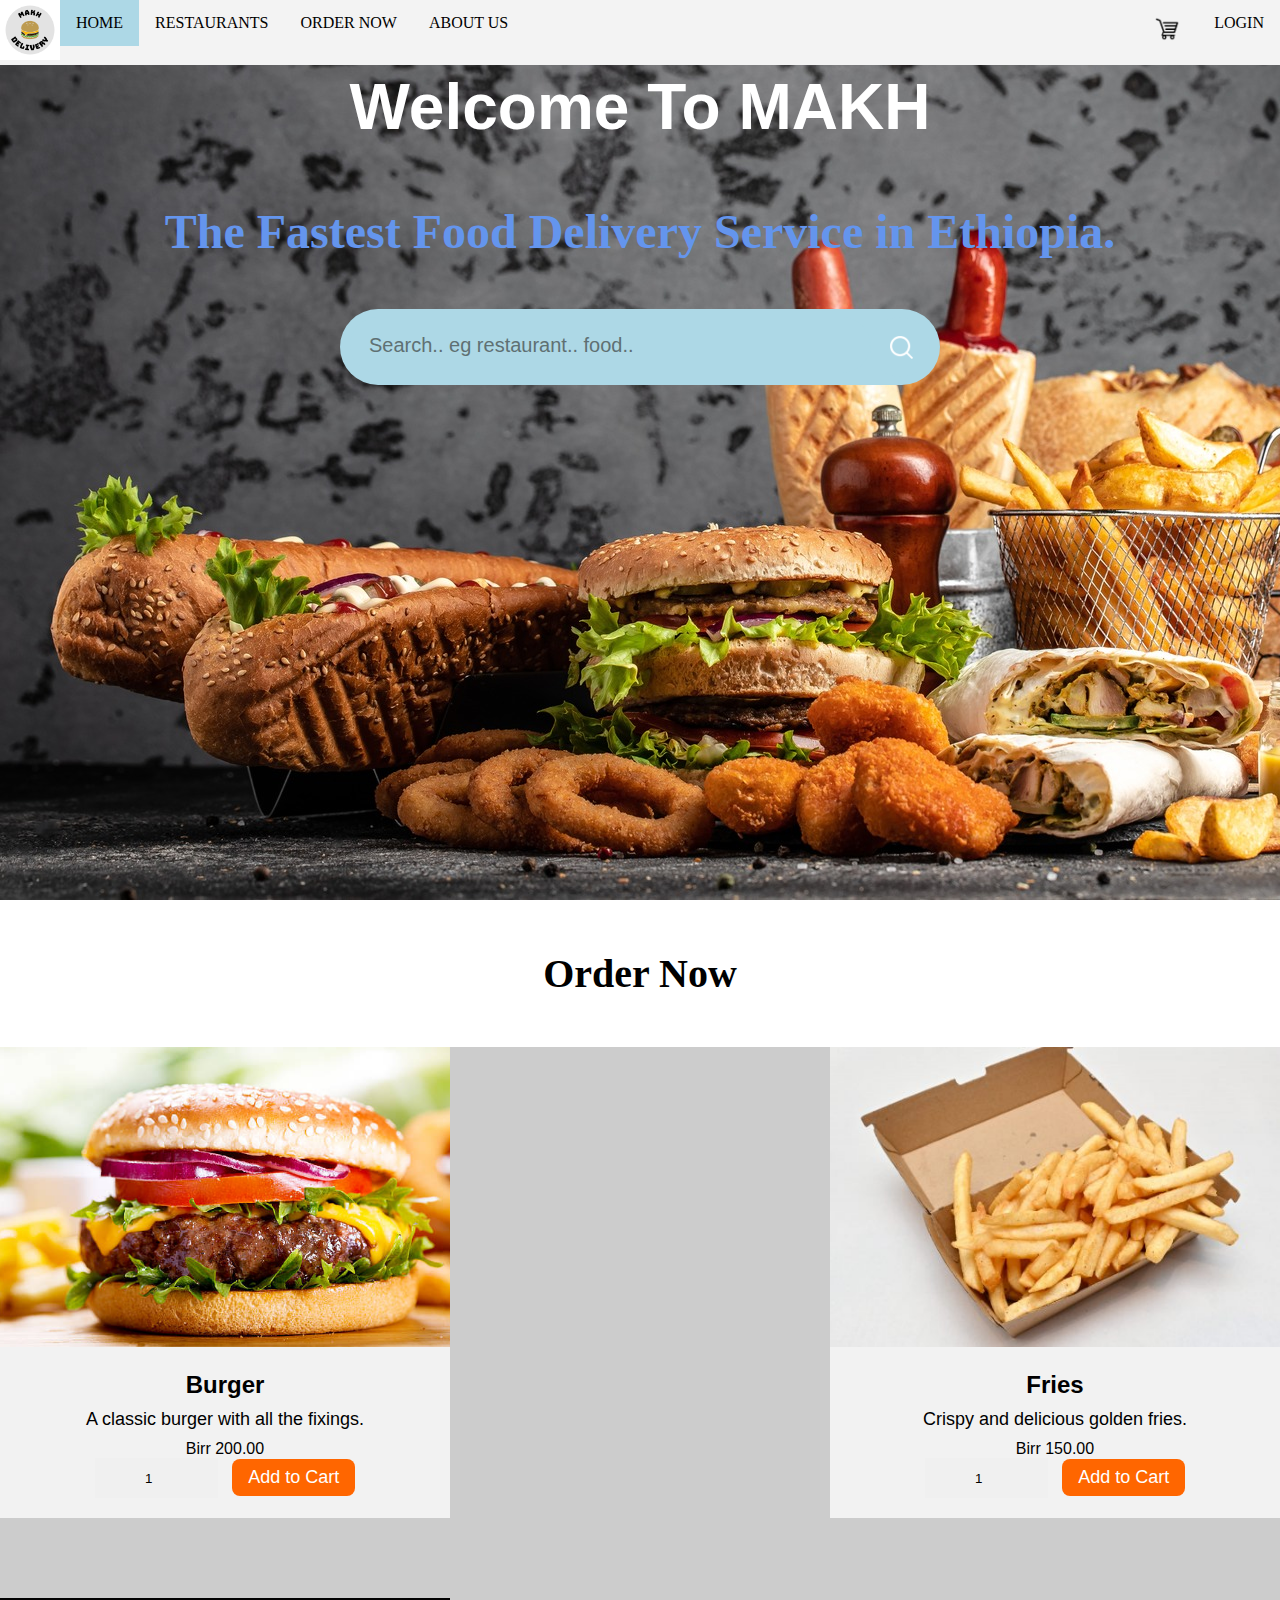
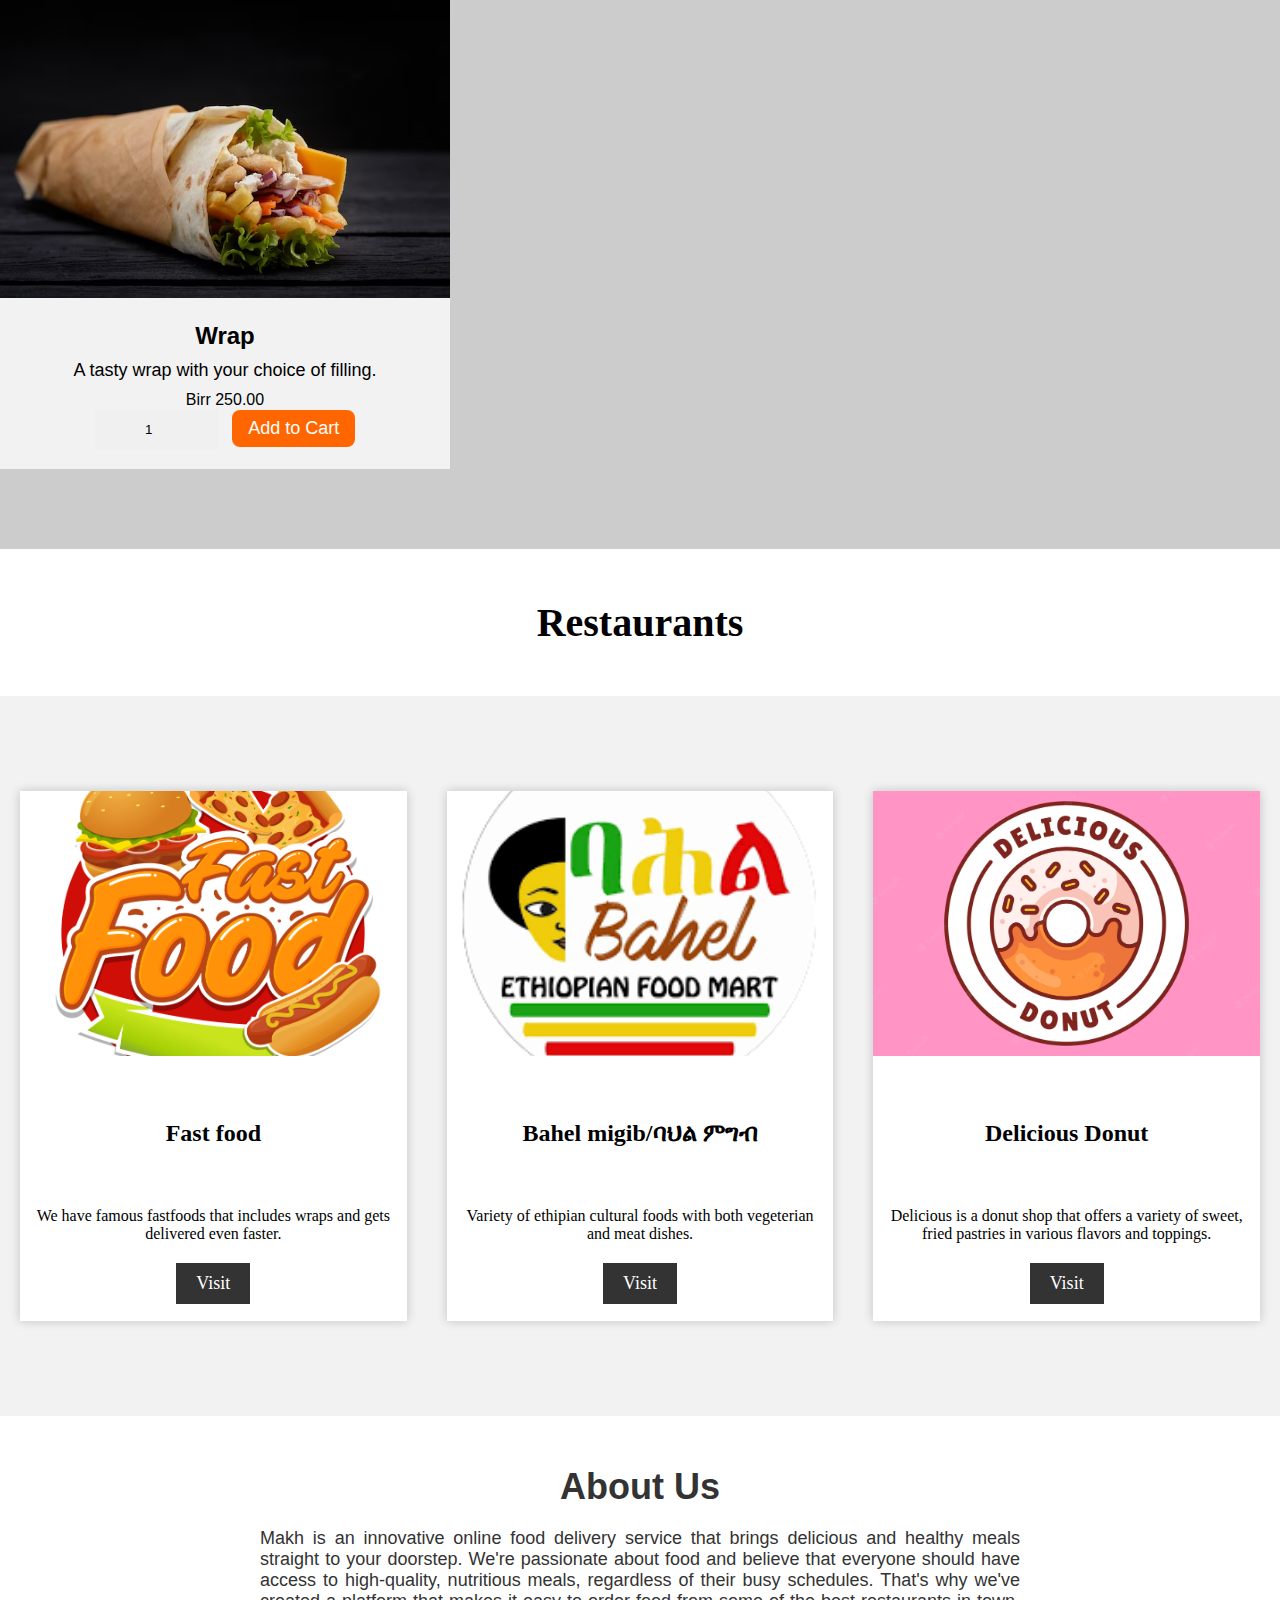
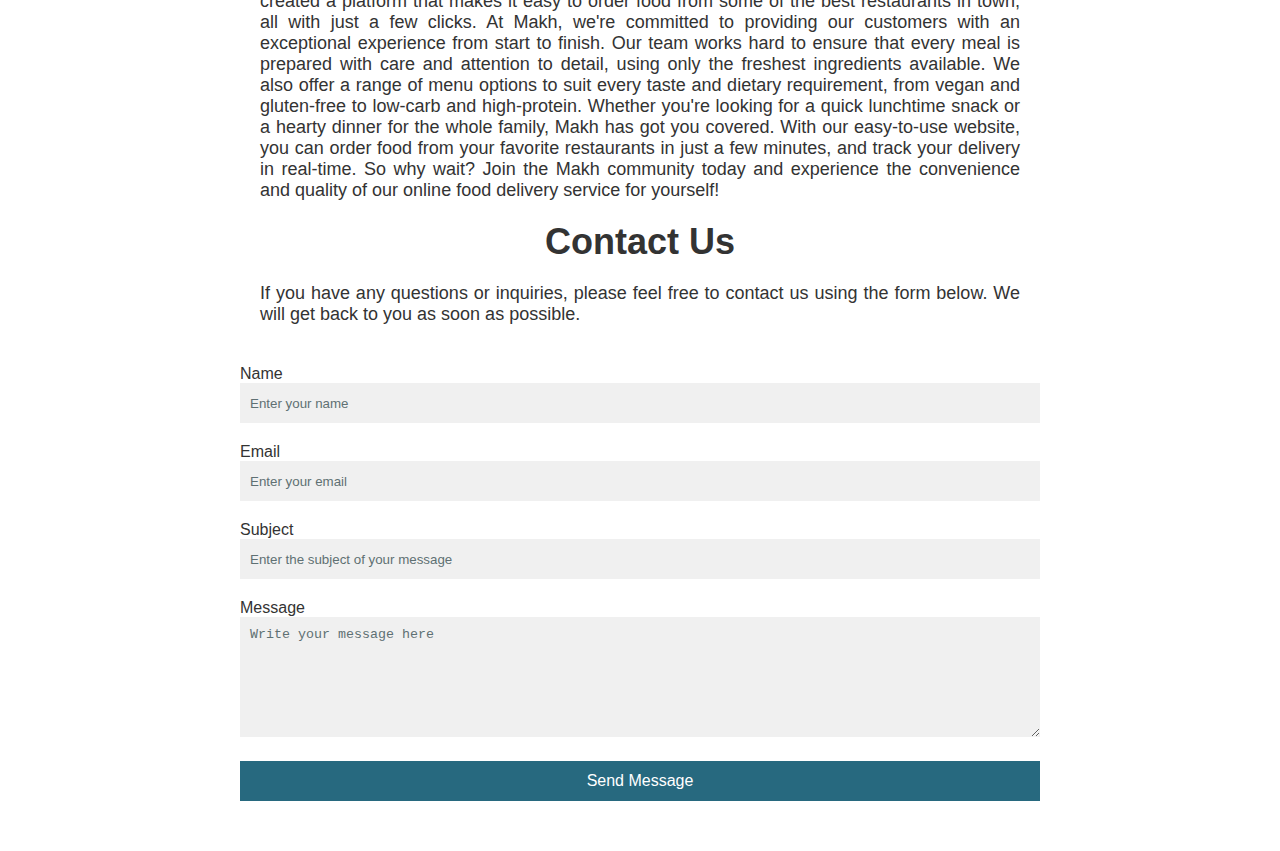
<file: MAKH/index.html>
<!--                    Group members
                         Section = i
  Name                                ID
                                                                  
Kefyalew belay                   RCD\3422\2013
Mussie Mekdim                    RCD\3434\2013
Abenezer yohannes
Hailegebriel teklu
-->
<!DOCTYPE html>
<html lang="en">
<head>
    <meta charset="UTF-8">
    <meta http-equiv="X-UA-Compatible" content="IE=edge">
    <meta name="viewport" content="width=device-width, initial-scale=1.0">
    <link rel="stylesheet" href="style.css">
    <title>MAKH Delivery</title>
</head>

<body>
    <div class="navback">
        <nav> 
          <ul type="none" class="navbar">
          <li><img src="img/makh.png" id="logo" alt="error loading image"></li>
          <li><a class="active" href="#">HOME</a></li>
          <li><a href="#Restaurants">RESTAURANTS</a>
            <ul>
              <li><a href="restaurant1.html">Fast food</a></li>
              <li><a href="restaurant2.html">Bahel migib</a></li>
              <li><a href="restaurant3.html">Delicious Donut</a></li>
            </ul>
          </li>
          <li><a href="#OrderNow">ORDER NOW</a></li>
          <li><a href="#AboutUs">ABOUT US</a></li>
          <li style="float:right"><a href="login.html">LOGIN</a>
          <li style="float: right;"><a href="cart.html"><img src="img/cart.png" id="cartimg" alt="error loading image"></a></li>
        </ul>
        </nav>
    </div>
        <div class="title">
                <h1>Welcome To MAKH</h1>
                <h2>The Fastest Food Delivery Service in Ethiopia.</h2>
                <form action="" class="search-bar">
                <input type="text" placeholder="Search.. eg restaurant.. food.." name="q">
                <button type="submit"><img src="img/search.png"></button>
                </form>  
        </div>
      <h2>Order Now</h2>          
<main id="OrderNow">
        <section class="menu">
          <div class="menu-item">
            <img src="img/cheeseburger.jpg" alt="Burger">
            <div class="item-details">
              <h3>Burger</h3>
              <p>A classic burger with all the fixings.</p>
              <div class="item-price">
                <span>Birr 200.00</span>
                <div class="quantity">
                  <input type="number" value="1" id="burger-quantity">
                  <button class="add-to-cart" data-item="Burger" data-price="200.00" data-quantity="1">Add to Cart</button>
                </div>
              </div>
            </div>
          </div>
          
          <div class="menu-item">
            <img src="img/fries.jpg" alt="Fries">
            <div class="item-details">
              <h3>Fries</h3>
              <p>Crispy and delicious golden fries.</p>
              <div class="item-price">
                <span>Birr 150.00</span>
                <div class="quantity">
                  <input type="number" value="1" id="fries-quantity">
                  <button class="add-to-cart" data-item="Fries" data-price="150.00" data-quantity="1">Add to Cart</button>
                </div>
              </div>
            </div>
          </div>
          
          <div class="menu-item">
            <img src="img/wrap.avif" alt="Wrap">
            <div class="item-details">
              <h3>Wrap</h3>
              <p>A tasty wrap with your choice of filling.</p>
              <div class="item-price">
                <span>Birr 250.00</span>
                <div class="quantity">
                  <input type="number" value="1" id="wrap-quantity">
                  <button class="add-to-cart" data-item="Wrap" data-price="250.00" data-quantity="1">Add to Cart</button>
                </div>
              </div>
            </div>
          </div>
        </section>  
        
<script>
  // Add a click event listener to all "add-to-cart" buttons
  const addToCartButtons = document.querySelectorAll('.add-to-cart');
  addToCartButtons.forEach(button => {
    button.addEventListener('click', () => {
      // Retrieve the item, price, and quantity data from the button's data attributes
      const item = button.getAttribute('data-item');
      const price = button.getAttribute('data-price');
      const quantity = document.getElementById(button.parentNode.querySelector('input[type="number"]').id).value;

      // Add the item, price, and quantity data to localStorage
      let cart = JSON.parse(localStorage.getItem('cart')) || [];
      cart.push({
        item: item,
        price: price,
        quantity: quantity
      });
      localStorage.setItem('cart', JSON.stringify(cart));
    });
  });
  </script>        
 </main>

<h2>Restaurants</h2>
   <main id="Restaurants">
       <div class="restaurant">
        
         <img src="img/fastfood.png" alt="Restaurant 1">
         <div class="restaurant-details">
           <h2>Fast food</h2>
           <p>We have famous fastfoods that includes wraps and  gets delivered even faster.</p>
           <a href="restaurant1.html" class="visit-button">Visit</a>
         </div>
       </div>
       <div class="restaurant">
         <img src="img/bahel.png" alt="Restaurant 2">
         <div class="restaurant-details">
           <h2>Bahel migib/ባህል ምግብ</h2>
           <p>Variety of ethipian cultural foods with both vegeterian and meat dishes.</p>
           <a href="restaurant2.html" class="visit-button">Visit</a>
         </div>
       </div>
       <div class="restaurant">
         <img src="img/delicious-donut.avif" alt="Restaurant 3">
         <div class="restaurant-details">
           <h2>Delicious Donut</h2>
           <p>Delicious is a donut shop that offers a variety of sweet, fried pastries in various flavors and toppings.</p>
           <a href="restaurant3.html" class="visit-button">Visit</a>
         </div>
       </div>
     </main>

  <main id="AboutUs">
    <div class="aboutUs">
      <h1>About Us</h1><p>
      Makh is an innovative online food delivery service that brings delicious and healthy meals straight to your doorstep.
       We're passionate about food and believe that everyone should have access to high-quality, nutritious meals, regardless of their busy schedules.
        That's why we've created a platform that makes it easy to order food from some of the best restaurants in town, all with just a few clicks.
      At Makh, we're committed to providing our customers with an exceptional experience from start to finish. Our team works hard to ensure that every meal is
       prepared with care and attention to detail, using only the freshest ingredients available. We also offer a range of menu options to suit every taste
        and dietary requirement, from vegan and gluten-free to low-carb and high-protein.
      Whether you're looking for a quick lunchtime snack or a hearty dinner for the whole family, Makh has got you covered. With our easy-to-use website,
       you can order food from your favorite restaurants in just a few minutes, and track your delivery in real-time. So why wait? Join the Makh community
        today and experience the convenience and quality of our online food delivery service for yourself!</p>
       <h1>Contact Us</h1>
      <p>If you have any questions or inquiries, please feel free to contact us using the form below. We will get back to you as soon as possible.</p>
      <form action="#" method="get">
          <div class="forms">
              <label for="text">Name</label>
              <input type="text" id="name" name="name" placeholder="Enter your name" required >
          </div>
          <div class="forms">
              <label for="email">Email</label>
              <input type="email" id="email" name="email" placeholder="Enter your email" required>
          </div>
          <div class="forms">
              <label for="subject">Subject</label>
              <input type="text" id="subject" name="subject" placeholder="Enter the subject of your message" required>
          </div>
          <div class="forms">
              <label for="message">Message</label>
              <textarea id="message" name="message" placeholder="Write your message here" required></textarea>
          </div>
          <button type="submit" class="contact-btn">Send Message</button>
      </form>
  </div>

  </main>
</body>
</html>
</file>
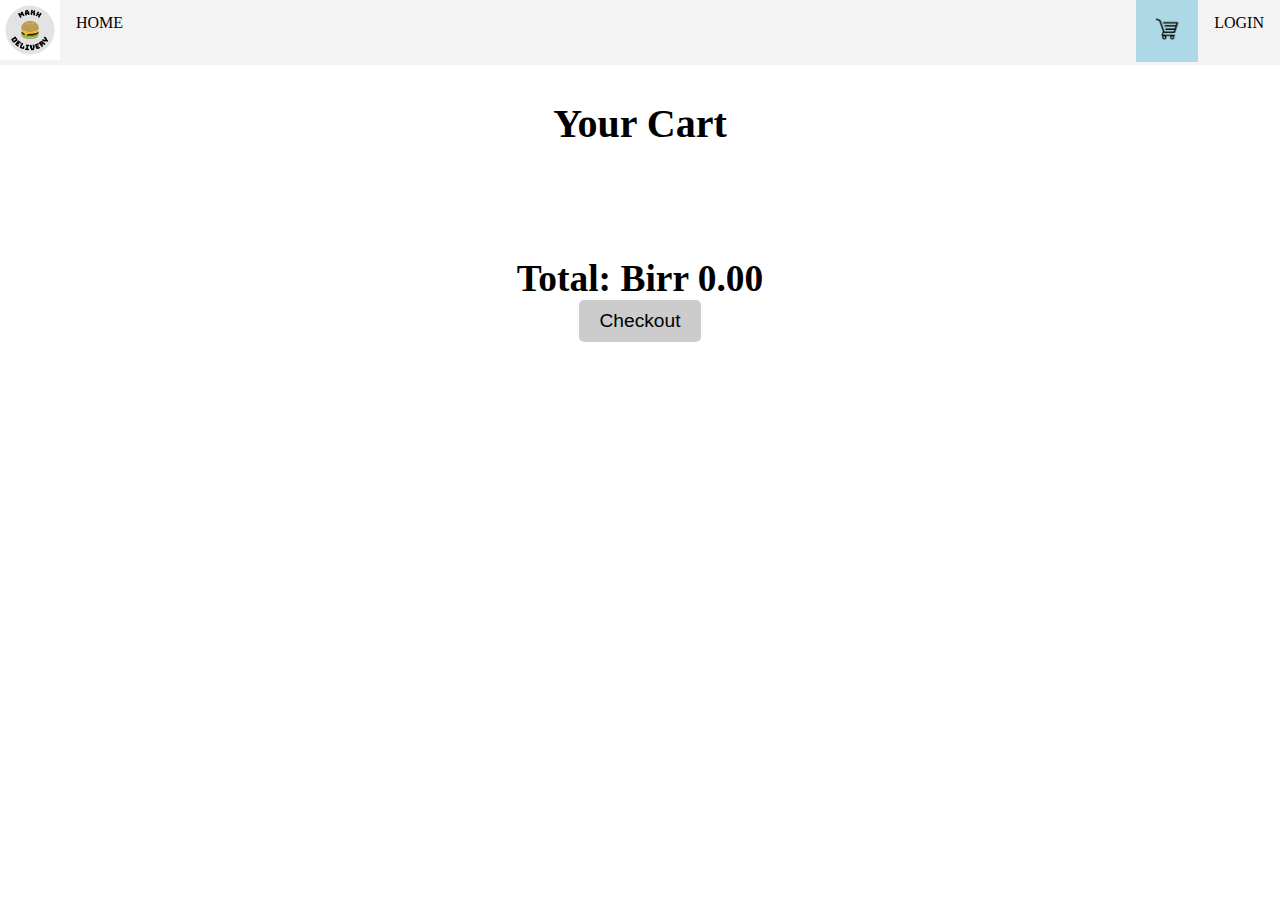
<file: MAKH/cart.html>
<!DOCTYPE html>
<html lang="en">
<head>
    <meta charset="UTF-8">
    <meta http-equiv="X-UA-Compatible" content="IE=edge">
    <meta name="viewport" content="width=device-width, initial-scale=1.0">
    <link rel="stylesheet" href="style.css">
    <title>MAKH Delivery</title>
</head>

<body>
    <div class="navback">
        <nav>
            <ul type="none" class="navbar">
                <li><img src="img/makh.png" id="logo" alt="error loading image"></li>
                <li><a  href="index.html">HOME</a></li>
                <li style="float:right"><a href="login.html">LOGIN</a>
                <li style="float: right;"><a class="active" href="cart.html"><img src="img/cart.png" id="cartimg" alt="error loading image"></a></li>
            </ul>
        </nav>
    </div>
<main id="cart">
  <h2>Your Cart</h2>
  <div id="cart-items"></div>
  <div id="cart-total"></div>
  <button id="reset-cart" title="Click to submit form and reset cart">Checkout</button>
</main>

<script>
  // Retrieve the cart data from localStorage
  const cart = JSON.parse(localStorage.getItem('cart')) || [];

  // Display the items in the cart
  const cartItems = document.getElementById('cart-items');
  let total = 0;
  cart.forEach(item => {
    const itemPrice = parseFloat(item.price) * parseInt(item.quantity);
    total += itemPrice;
    cartItems.innerHTML += `
      <div class="cart-item">
        <h3>${item.item}</h3>
        <p>Birr ${item.price} x ${item.quantity}  = Birr ${itemPrice.toFixed(2)}</p>
      </div>
    `;
  });

  // Display the total price
  const cartTotal = document.getElementById('cart-total');
  cartTotal.innerHTML = `
    <h3>Total: Birr ${total.toFixed(2)}</h3>
  `;
   // Add a click event listener to the reset button
   const resetCartButton = document.getElementById('reset-cart');
  resetCartButton.addEventListener('click', () => {
    localStorage.removeItem('cart');
    location.reload();
  });
</script>
  
    </body>
</html>
</file>
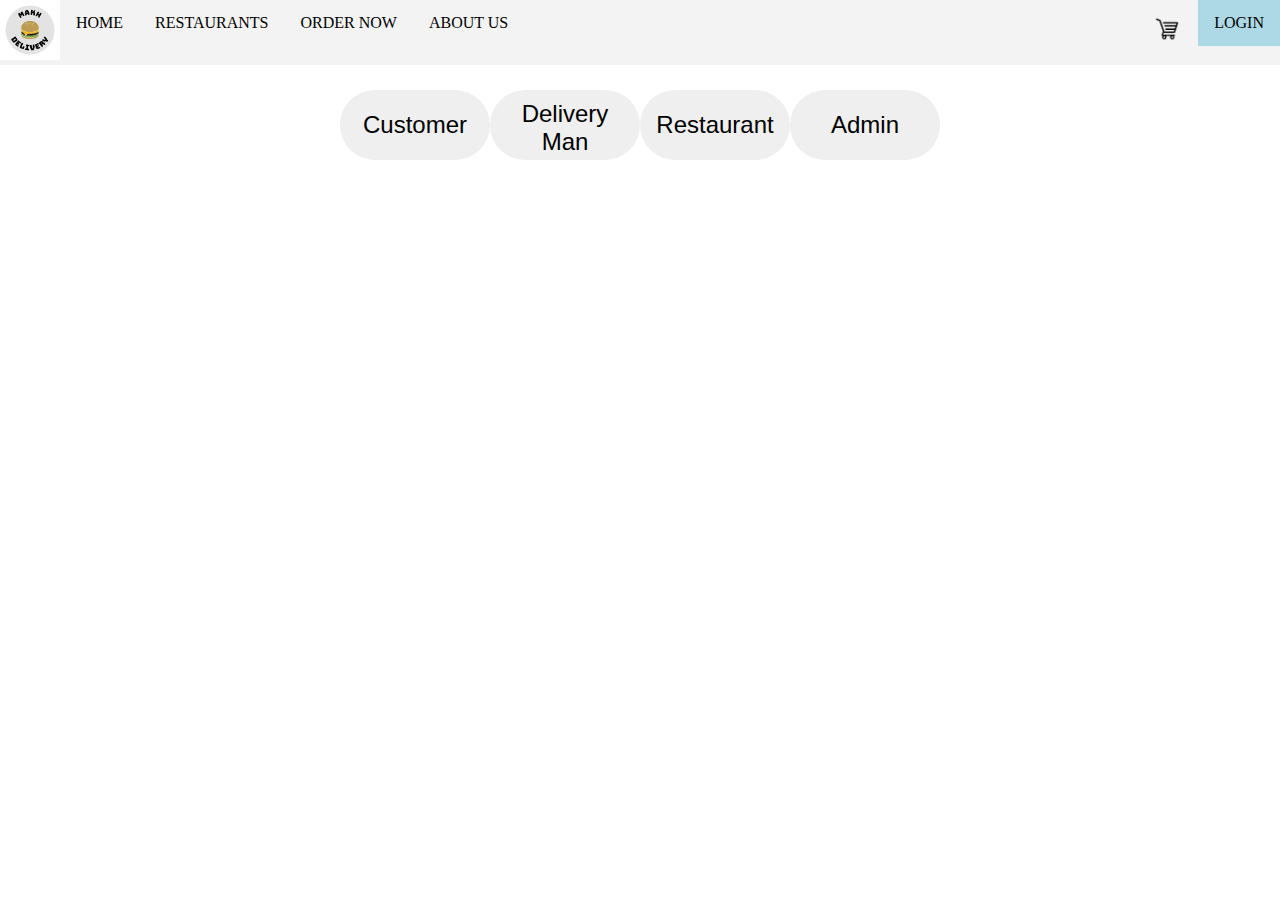
<file: MAKH/login.html>
<!DOCTYPE html>
<html lang="en">
<head>
    <meta charset="UTF-8">
    <meta http-equiv="X-UA-Compatible" content="IE=edge">
    <meta name="viewport" content="width=device-width, initial-scale=1.0">
    <link rel="stylesheet" href="style.css">
    <title>MAKH Delivery</title><div class="navback">
</head>
<body>
    <header>
        
        <nav>
            <ul type="none" class="navbar">
                <li><img src="img/makh.png" id="logo" alt="error loading image"></li>
                <li><a  href="index.html">HOME</a></li>
                <li><a href="#restaurants">RESTAURANTS</a></li>
                <li><a href="#OrderNow">ORDER NOW</a></li>
                <li><a href="#AboutUs">ABOUT US</a></li>
                <li style="float:right"><a  class="active" href="login.html">LOGIN</a>
                <li style="float: right;"><a href="cart.html"><img src="img/cart.png" id="cartimg" alt="error loading image"></a></li>
            </ul>
        </nav>
    </div>
    </header>

    <div class="account-type">
        <!-- Add four buttons for each account type -->
        <button id="type1">Customer</button> <!-- Replace with your account type name -->
        <button id="type2">Delivery Man</button> <!-- Replace with your account type name -->
        <button id="type3">Restaurant</button> <!-- Replace with your account type name -->
        <button id="type4">Admin</button> <!-- Replace with your account type name -->
    </div>

    <div class="login-form" id="login-form">
        <!-- Add a form for logging in -->
        <h2>Login</h2>
        <form action="#" method="POST">
            <label for="username">Username: </label>
            <input type="text" id="username" name="username" placeholder="Enter your username" required>
            <label for="password">Password: </label>
            <input type="password" id="password" name="password" placeholder="Enter your password" required>
            <button type="submit">Login</button>
        </form>
        <!-- Add an option to sign up -->
        <p>Don't have an account? <a href="#" id="sign-up" >Sign up</a></p>
    </div>

    <!-- Add your custom HTML content here -->

</div>

<script>
    // Add your custom JavaScript code here
    // Get all account type buttons
    var type1 = document.getElementById("type1");
    var type2 = document.getElementById("type2");
    var type3 = document.getElementById("type3");
    var type4 = document.getElementById("type4");

    // Get login form element
    var loginForm = document.getElementById("login-form");

    // Get sign up link element
    var signUp = document.getElementById("sign-up");

    // Add click event listener to each account type button
    type1.addEventListener("click", function() {
        // Show login form
        loginForm.style.display = "block";
        // Hide account type buttons
        type1.style.display = "none";
        type2.style.display = "none";
        type3.style.display = "none";
        type4.style.display = "none";
    });

    type2.addEventListener("click", function() {
        // Show login form
        loginForm.style.display = "block";
        // Hide account type buttons
        type1.style.display = "none";
        type2.style.display = "none";
        type3.style.display = "none";
        type4.style.display = "none";
    });

    type3.addEventListener("click", function() {
        // Show login form
        loginForm.style.display = "block";
        // Hide account type buttons
        type1.style.display = "none";
        type2.style.display = "none";
        type3.style.display = "none";
        type4.style.display = "none";
    });

    type4.addEventListener("click", function() {
        // Show login form
        loginForm.style.display = "block";
        // Hide account type buttons
        type1.style.display = "none";
        type2.style.display = "none";
        type3.style.display = "none";
        type4.style.display = "none";
    });

    // Add click event listener to sign up link
    signUp.addEventListener("click", function() {
         // Redirect to sign up page
         window.location.href = "sign-up.html"; // Replace with your sign up page URL
     });
     // Add submit event listener to login form
     loginForm.addEventListener("submit", function(event) {
              // Prevent default form submission behavior
              event.preventDefault();
              // Redirect to main page
              window.location.href = "index.html"; // Replace with your main page URL
          });
</script>

</body>
</html>
</file>
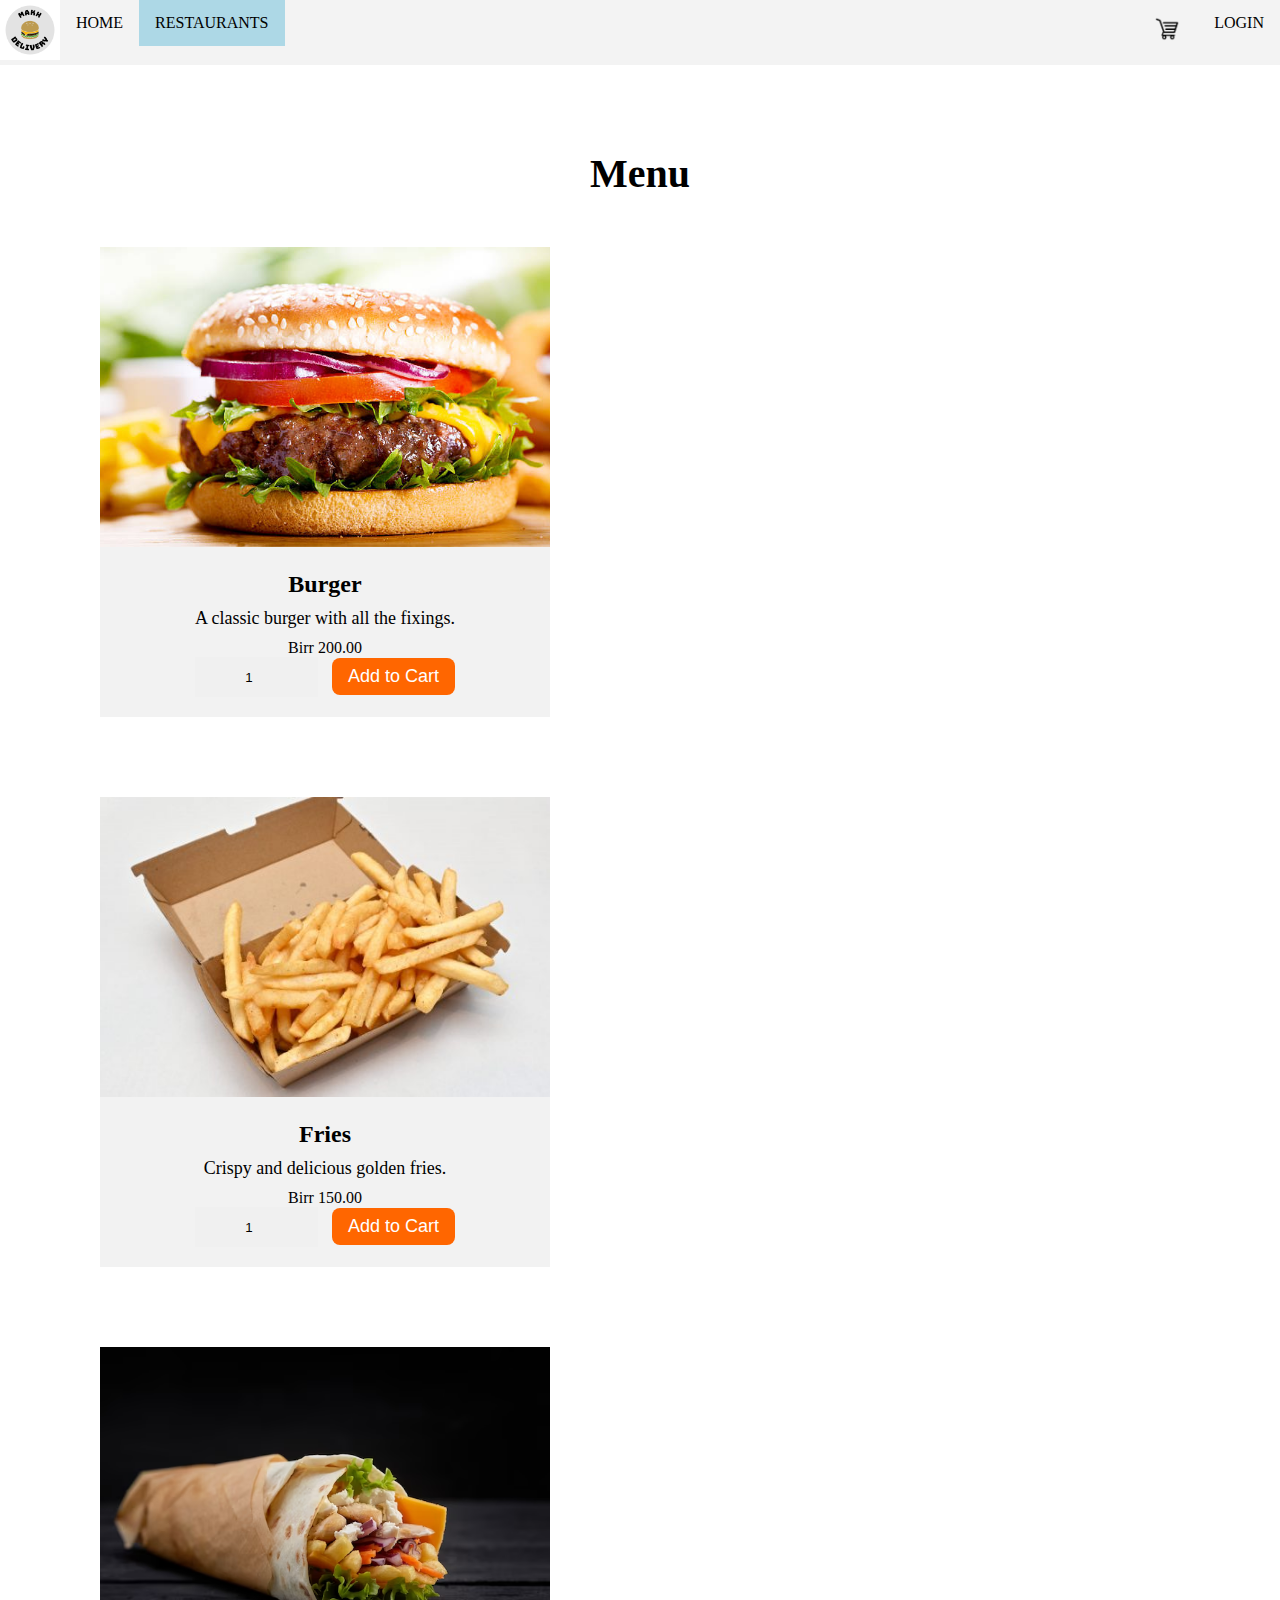
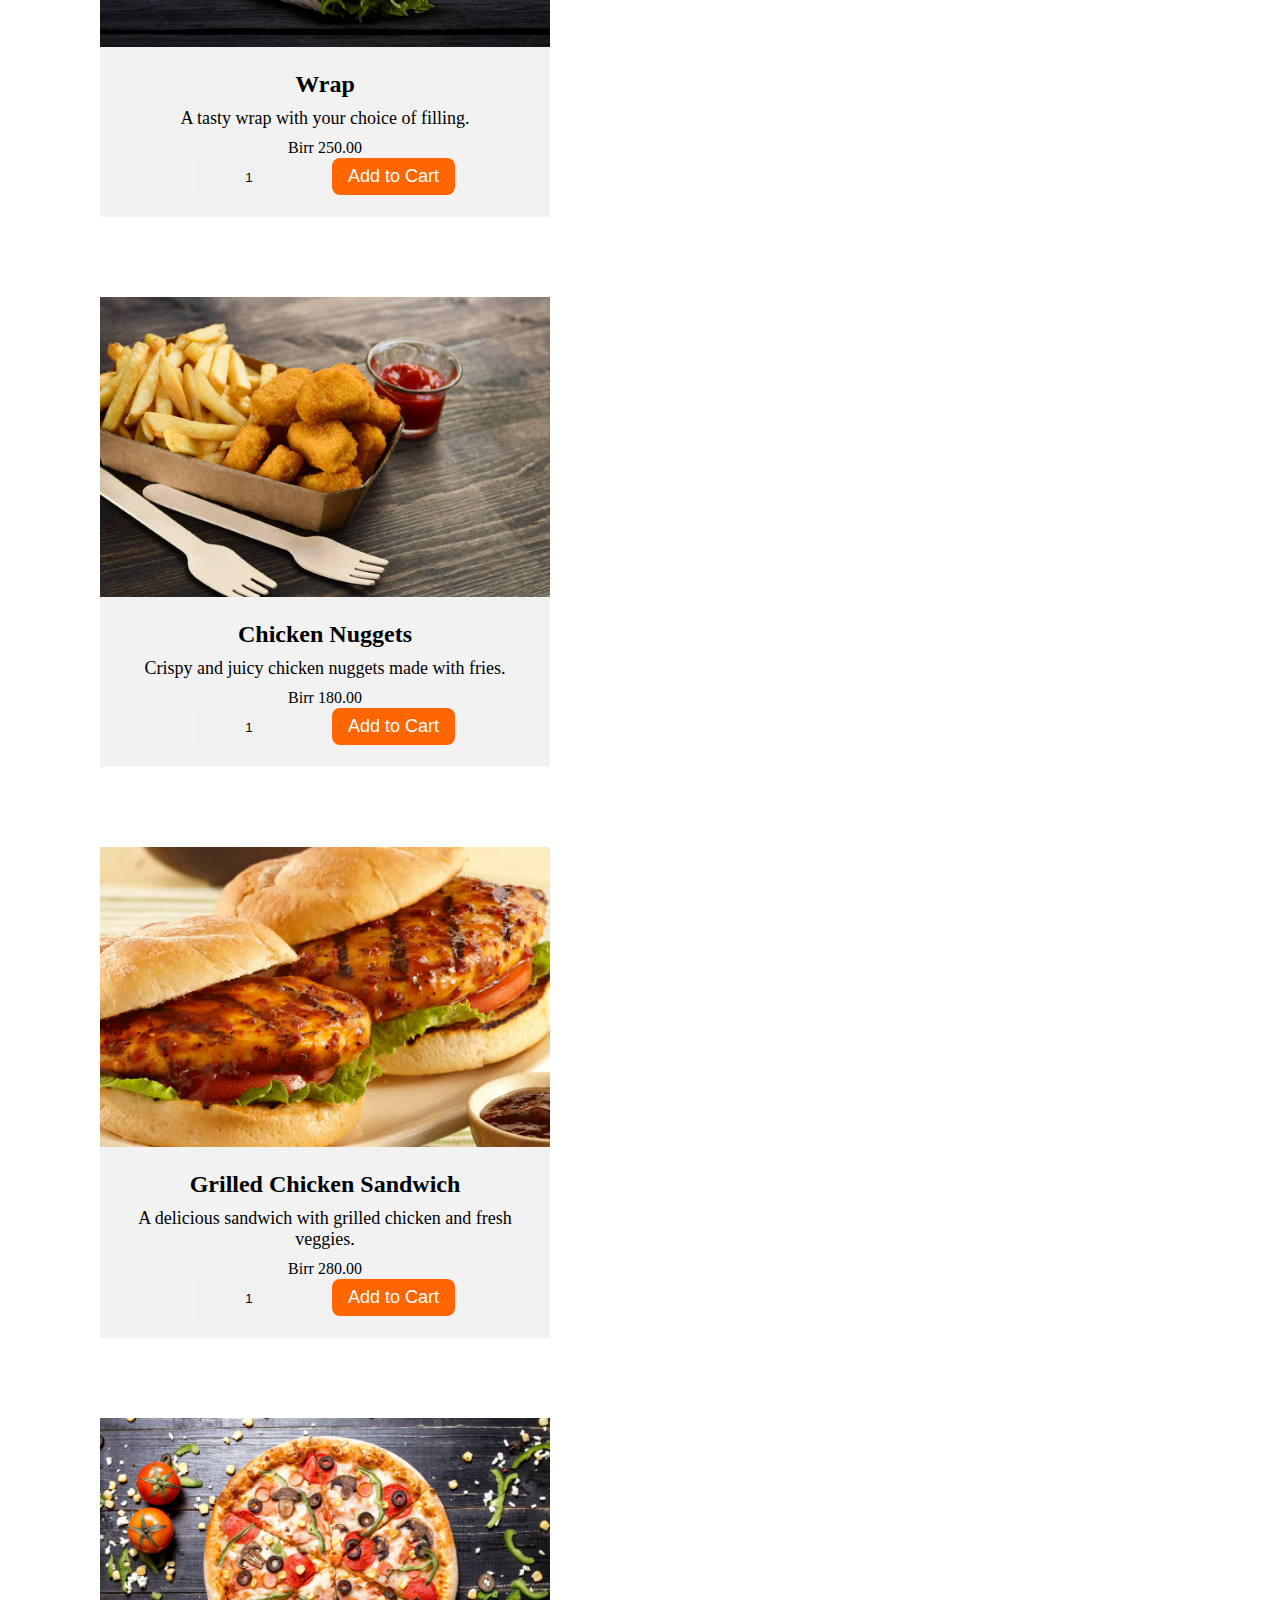
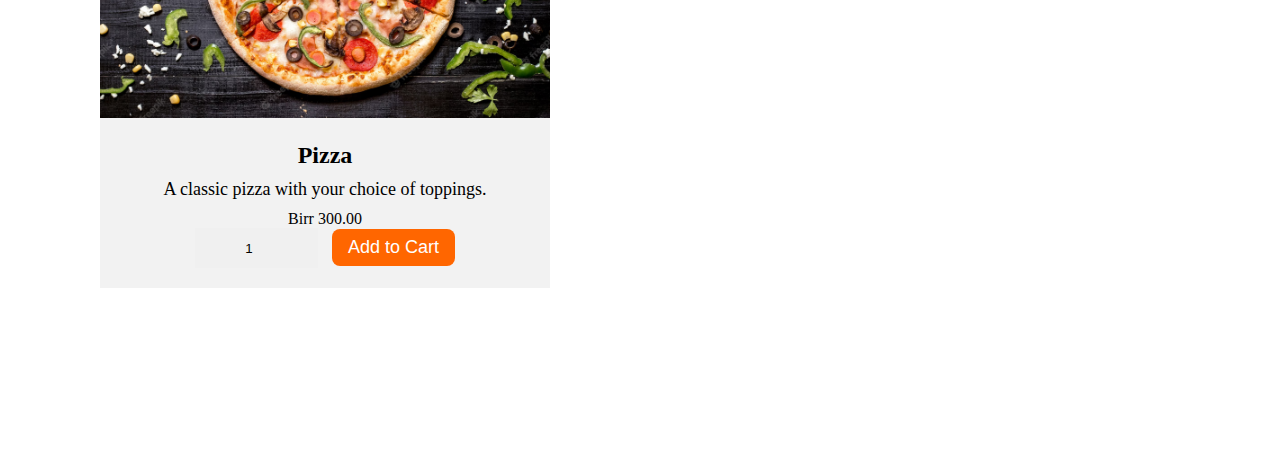
<file: MAKH/restaurant1.html>
<!DOCTYPE html>
<html lang="en">
<head>
    <meta charset="UTF-8">
    <meta http-equiv="X-UA-Compatible" content="IE=edge">
    <meta name="viewport" content="width=device-width, initial-scale=1.0">
    <link rel="stylesheet" href="style.css">
    <title>MAKH Delivery</title>
</head>

<body>
    <style>
        body{
            padding:100px;
             }
    </style>
    <div class="navback">
        <nav>
            <ul type="none" class="navbar">
                <li><img src="img/makh.png" id="logo" alt="error loading image"></li>
                <li><a  href="index.html">HOME</a></li>
                <li><a class="active" href="#restaurants">RESTAURANTS</a></li>
                <li style="float:right"><a href="login.html">LOGIN</a>
                <li style="float: right;"><a href="cart.html"><img src="img/cart.png" id="cartimg" alt="error loading image"></a></li>
            </ul>
        </nav>
    </div>
    
<main id="menu">
  <h2>Menu</h2><div class="menu-item">
    <img src="img/cheeseburger.jpg" alt="Burger">
    <div class="item-details">
      <h3>Burger</h3>
      <p>A classic burger with all the fixings.</p>
      <div class="item-price">
        <span>Birr 200.00</span>
        <div class="quantity">
          <input type="number" value="1" id="burger-quantity">
          <button class="add-to-cart" data-item="Burger" data-price="200.00" data-quantity="1">Add to Cart</button>
        </div>
      </div>
    </div>
  </div>
  
  <div class="menu-item">
    <img src="img/fries.jpg" alt="Fries">
    <div class="item-details">
      <h3>Fries</h3>
      <p>Crispy and delicious golden fries.</p>
      <div class="item-price">
        <span>Birr 150.00</span>
        <div class="quantity">
          <input type="number" value="1" id="fries-quantity">
          <button class="add-to-cart" data-item="Fries" data-price="150.00" data-quantity="1">Add to Cart</button>
        </div>
      </div>
    </div>
  </div>
  
  <div class="menu-item">
    <img src="img/wrap.avif" alt="Wrap">
    <div class="item-details">
      <h3>Wrap</h3>
      <p>A tasty wrap with your choice of filling.</p>
      <div class="item-price">
        <span>Birr 250.00</span>
        <div class="quantity">
          <input type="number" value="1" id="wrap-quantity">
          <button class="add-to-cart" data-item="Wrap" data-price="250.00" data-quantity="1">Add to Cart</button>
        </div>
      </div>
    </div>
  </div>
  
  <div class="menu-item">
    <img src="img/nuggets.jpg" alt="Nuggets">
    <div class="item-details">
      <h3>Chicken Nuggets</h3>
      <p>Crispy and juicy chicken nuggets made with fries.</p>
      <div class="item-price">
        <span>Birr 180.00</span>
        <div class="quantity">
          <input type="number" value="1" id="nuggets-quantity">
          <button class="add-to-cart" data-item="Chicken Nuggets" data-price="180.00" data-quantity="1">Add to Cart</button>
        </div>
      </div>
    </div>
  </div>
  
  <div class="menu-item">
    <img src="img/sandwich.jpg" alt="Sandwich">
    <div class="item-details">
      <h3>Grilled Chicken Sandwich</h3>
      <p>A delicious sandwich with grilled chicken and fresh veggies.</p>
      <div class="item-price">
        <span>Birr 280.00</span>
        <div class="quantity">
          <input type="number" value="1" id="sandwich-quantity">
          <button class="add-to-cart" data-item="Grilled Chicken Sandwich" data-price="280.00" data-quantity="1">Add to Cart</button>
        </div>
      </div>
    </div>
  </div>
  
  <div class="menu-item">
    <img src="img/pizza.avif" alt="Pizza">
    <div class="item-details">
      <h3>Pizza</h3>
      <p>A classic pizza with your choice of toppings.</p>
      <div class="item-price">
        <span>Birr 300.00</span>
        <div class="quantity">
          <input type="number" value="1" id="pizza-quantity">
          <button class="add-to-cart" data-item="Pizza" data-price="300.00" data-quantity="1">Add to Cart</button>
        </div>
      </div>
    </div>
  </div>
</main>

<script>
  // Add a click event listener to all "add-to-cart" buttons
  const addToCartButtons = document.querySelectorAll('.add-to-cart');
  addToCartButtons.forEach(button => {
    button.addEventListener('click', () => {
      // Retrieve the item, price, and quantity data from the button's data attributes
      const item = button.getAttribute('data-item');
      const price = button.getAttribute('data-price');
      const quantity = document.getElementById(button.parentNode.querySelector('input[type="number"]').id).value;

      // Add the item, price, and quantity data to localStorage
      let cart = JSON.parse(localStorage.getItem('cart')) || [];
      cart.push({
        item: item,
        price: price,
        quantity: quantity
      });
      localStorage.setItem('cart', JSON.stringify(cart));
    });
  });
  </script>
</body>
</html>
</file>
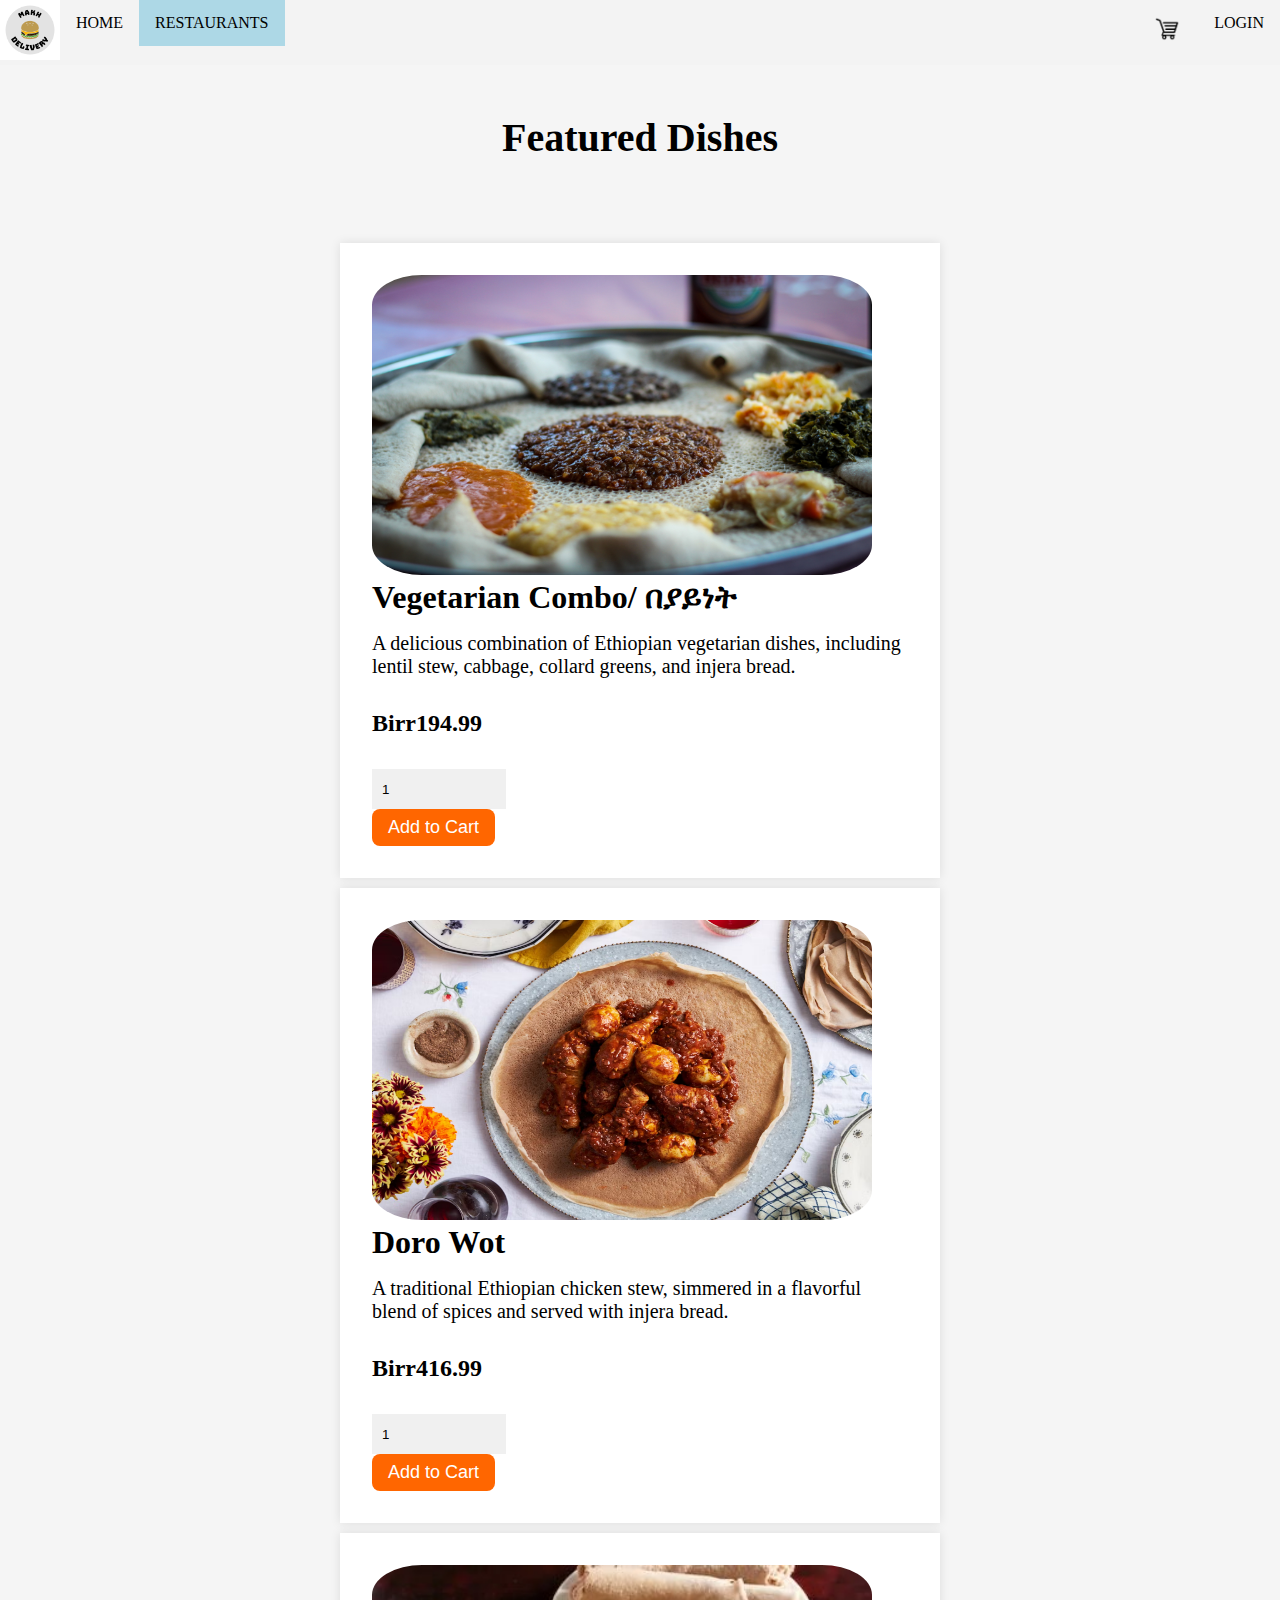
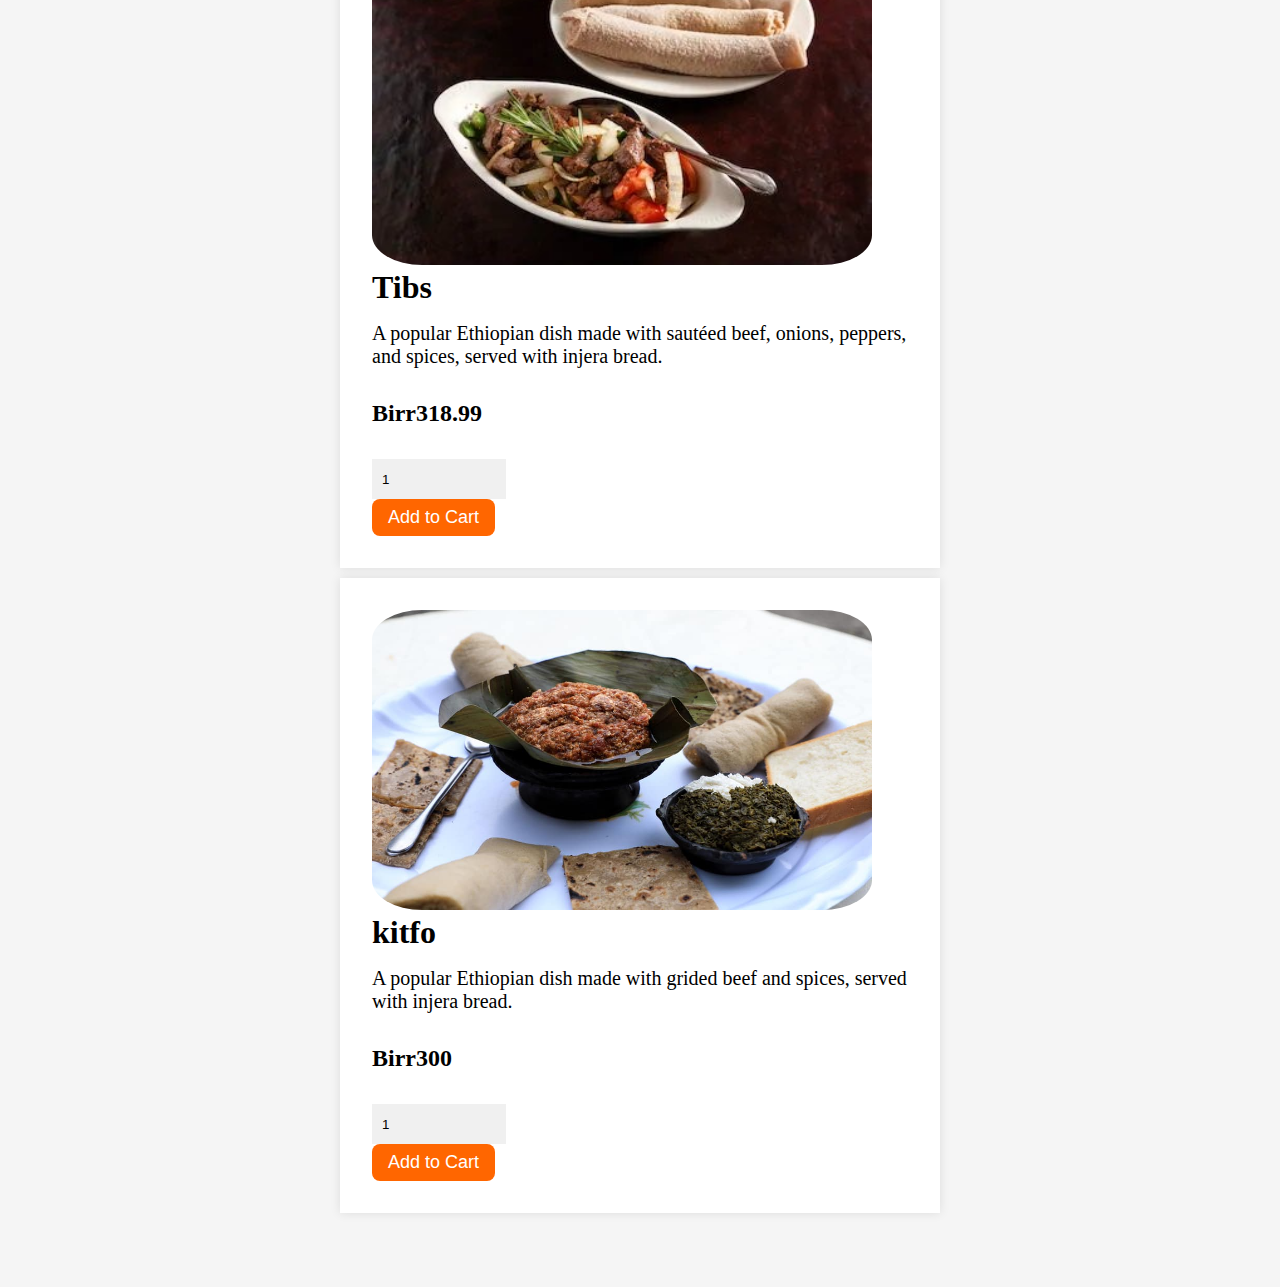
<file: MAKH/restaurant2.html>
<!DOCTYPE html>
<html lang="en">
<head>
    <meta charset="UTF-8">
    <meta http-equiv="X-UA-Compatible" content="IE=edge">
    <meta name="viewport" content="width=device-width, initial-scale=1.0">
    <link rel="stylesheet" href="style.css">
    <title>MAKH Delivery</title>
</head>

<body>
    <div class="navback">
        <nav>
            <ul type="none" class="navbar">
                <li><img src="img/makh.png" id="logo" alt="error loading image"></li>
                <li><a  href="index.html">HOME</a></li>
                <li><a class="active" href="#restaurants">RESTAURANTS</a></li>
                <li style="float:right"><a href="login.html">LOGIN</a>
				<li style="float: right;"><a href="cart.html"><img src="img/cart.png" id="cartimg" alt="error loading image"></a></li>
            </ul>
        </nav>
    </div>

<body>
	
		
	<main>
		<section class="featured-dishes">
			<h2>Featured Dishes</h2>
			<div class="dish">
				<img src="img/beyaynet.jpg" alt="Vegetarian Combo">
				<h3>Vegetarian Combo/ በያይነት</h3>
				<p>A delicious combination of Ethiopian vegetarian dishes, including lentil stew, cabbage, collard greens, and injera bread.</p>
				<span class="price">Birr194.99</span>
				<div class="quantity">
				  <input type="number" value="1" id="item-quantity">
				  <button class="add-to-cart" data-item="በያይነት/Beyaynet" data-price="194.99" data-quantity="1">Add to Cart</button>
				</div>
			</div>
			<div class="dish">
				<img src="img/doro-wot.avif" alt="Doro Wot">
				<h3>Doro Wot</h3>
				<p>A traditional Ethiopian chicken stew, simmered in a flavorful blend of spices and served with injera bread.</p>
				<span class="price">Birr416.99</span><div class="quantity">
					<input type="number" value="1" id="item-quantity">
					<button class="add-to-cart" data-item="ዶሮ/Doro" data-price="416.99" data-quantity="1">Add to Cart</button>
				  </div>
			</div>
			<div class="dish">
				<img src="img/tibs.jpg" alt="Tibs">
				<h3>Tibs</h3>
				<p>A popular Ethiopian dish made with sautéed beef, onions, peppers, and spices, served with injera bread.</p>
				<span class="price">Birr318.99</span>
				<div class="quantity">
					<input type="number" value="1" id="item-quantity">
					<button class="add-to-cart" data-item="ጥብስ/Tibs" data-price="318.99" data-quantity="1">Add to Cart</button>
				  </div>
			</div>
      <div class="dish">
				<img src="img/kitfo.jpg" alt="Tibs">
				<h3>kitfo</h3>
				<p>A popular Ethiopian dish made with grided beef and spices, served with injera bread.</p>
				<span class="price">Birr300</span>
				<div class="quantity">
					<input type="number" value="1" id="item-quantity">
					<button class="add-to-cart" data-item="ክትፎ/Kitfo" data-price="300.00" data-quantity="1">Add to Cart</button>
				  </div>
			</div>
		</section>
  </main>
	
<script>
	// Add a click event listener to all "add-to-cart" buttons
	const addToCartButtons = document.querySelectorAll('.add-to-cart');
	addToCartButtons.forEach(button => {
	  button.addEventListener('click', () => {
		// Retrieve the item, price, and quantity data from the button's data attributes
		const item = button.getAttribute('data-item');
		const price = button.getAttribute('data-price');
		const quantity = document.getElementById(button.parentNode.querySelector('input[type="number"]').id).value;
  
		// Add the item, price, and quantity data to localStorage
		let cart = JSON.parse(localStorage.getItem('cart')) || [];
		cart.push({
		  item: item,
		  price: price,
		  quantity: quantity
		});
		localStorage.setItem('cart', JSON.stringify(cart));
	  });
	});
	</script>
</body>
</html>
</file>
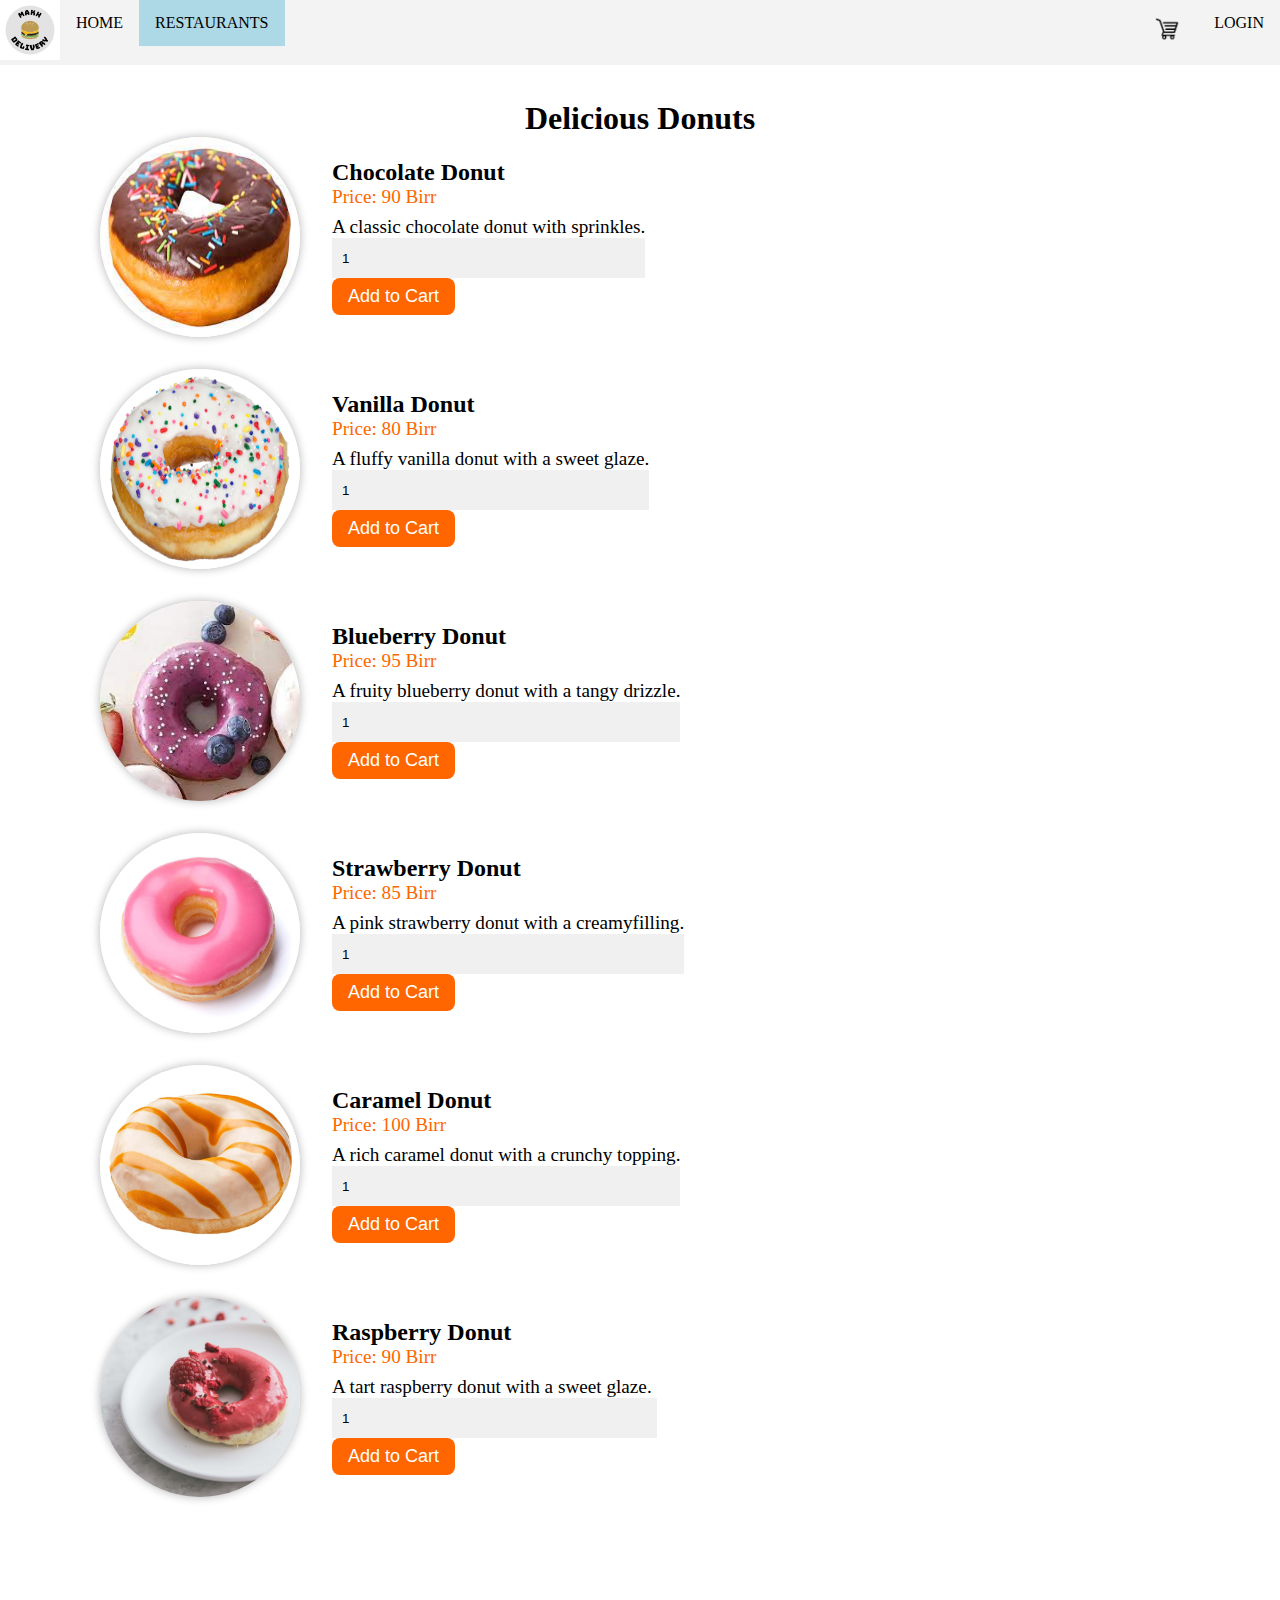
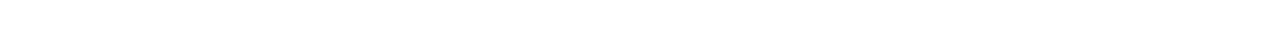
<file: MAKH/restaurant3.html>
<!DOCTYPE html>
<html lang="en">
<head>
    <meta charset="UTF-8">
    <meta http-equiv="X-UA-Compatible" content="IE=edge">
    <meta name="viewport" content="width=device-width, initial-scale=1.0">
    <link rel="stylesheet" href="style.css">
    <title>MAKH Delivery</title>
</head>

<body>
    <div class="navback">
        <nav>
            <ul type="none" class="navbar">
                <li><img src="img/makh.png" id="logo" alt="error loading image"></li>
                <li><a  href="index.html">HOME</a></li>
                <li><a class="active" href="#restaurants">RESTAURANTS</a></li>
                <li style="float:right"><a href="login.html">LOGIN</a>
                <li style="float: right;"><a href="cart.html"><img src="img/cart.png" id="cartimg" alt="error loading image"></a></li>
            </ul>
        </nav>
    </div>
    
    <style>
      body{
        align-items: center;
          padding: 100px;
          
      }
      h1{
        text-align: center;
      }
  </style>
    
  <h1>Delicious Donuts</h1>

  <div class="donut-container">
    <img class="donut-img" src="img/chocolate-donut.jpg" alt="Chocolate Donut">
    <div class="donut-details">
      <p class="donut-name">Chocolate Donut</p>
      <p class="donut-price">Price: 90 Birr</p>
      <p> A classic chocolate donut with sprinkles.</p>
        <input type="number" id="quantity-input" value="1" min="1" max="10" data-price="90" data-item="Chocolate Donut">
      
      <button class="add-to-cart" data-item="Chocolate Donut" data-price="90" data-quantity="1">Add to Cart</button>
    </div>
  </div>

  <div class="donut-container">
    <img class="donut-img" src="img/vanilla-donut.jpg" alt="Vanilla Donut">
    <div class="donut-details">
      <p class="donut-name">Vanilla Donut</p>
      <p class="donut-price">Price: 80 Birr</p>
      <p> A fluffy vanilla donut with a sweet glaze.</p>
        <input type="number" id="quantity-input" value="1" min="1" max="10" data-price="80" data-item="Vanilla Donut">
      
      <button class="add-to-cart" data-item="Vanilla Donut" data-price="80" data-quantity="1">Add to Cart</button>
    </div>
  </div>

  <div class="donut-container">
    <img class="donut-img" src="img/blueberry-donut.jpg" alt="Blueberry Donut">
    <div class="donut-details">
      <p class="donut-name">Blueberry Donut</p>
      <p class="donut-price">Price: 95 Birr</p>
      <p> A fruity blueberry donut with a tangy drizzle.</p>
      <input type="number" id="quantity-input" value="1" min="1" max="10" data-price="95" data-item="Blueberry Donut">
      <button class="add-to-cart" data-item="Blueberry Donut" data-price="95" data-quantity="1">Add to Cart</button>
    </div>
  </div>

  <div class="donut-container">
    <img class="donut-img" src="img/strawberry-donut.jpg" alt="Strawberry Donut">
    <div class="donut-details">
      <p class="donut-name">Strawberry Donut</p>
      <p class="donut-price">Price: 85 Birr</p>
      <p> A pink strawberry donut with a creamyfilling.</p>
      <input type="number" id="quantity-input" value="1" >
      <button class="add-to-cart" data-item="Strawberry Donut" data-price="85.00" data-quantity="1">Add to Cart</button>
    </div>
  </div>

  <div class="donut-container">
    <img class="donut-img" src="img/caramel-donut.jpg" alt="Caramel Donut">
    <div class="donut-details">
      <p class="donut-name">Caramel Donut</p>
      <p class="donut-price">Price: 100 Birr</p>
      <p> A rich caramel donut with a crunchy topping.</p>
      <input type="number" value="1" id="quantity-input">
      <button class="add-to-cart" data-item="Caramel Donut" data-price="100.00" data-quantity="1">Add to Cart</button>
    </div>
  </div>
  <div class="donut-container">
    <img class="donut-img" src="img/raspberry-donut.jpg" alt="Raspberry Donut">
    <div class="donut-details">
      <p class="donut-name">Raspberry Donut</p>
      <p class="donut-price">Price: 90 Birr</p>
      <p> A tart raspberry donut with a sweet glaze.</p>
      <input type="number" id="quantity-input" value="1" >      
      <button class="add-to-cart" data-item="Raspberry Donut" data-price="90.00" data-quantity="1">Add to Cart</button>
    </div>
  </div>
  
<script>
  // Add a click event listener to all "add-to-cart" buttons
  const addToCartButtons = document.querySelectorAll('.add-to-cart');
  addToCartButtons.forEach(button => {
    button.addEventListener('click', () => {
      // Retrieve the item, price, and quantity data from the button's data attributes
      const item = button.getAttribute('data-item');
      const price = button.getAttribute('data-price');
      const quantity = document.getElementById(button.parentNode.querySelector('input[type="number"]').id).value;

      // Add the item, price, and quantity data to localStorage
      let cart = JSON.parse(localStorage.getItem('cart')) || [];
      cart.push({
        item: item,
        price: price,
        quantity: quantity
      });
      localStorage.setItem('cart', JSON.stringify(cart));
    });
  });
  </script>
</body>
</html>
</file>
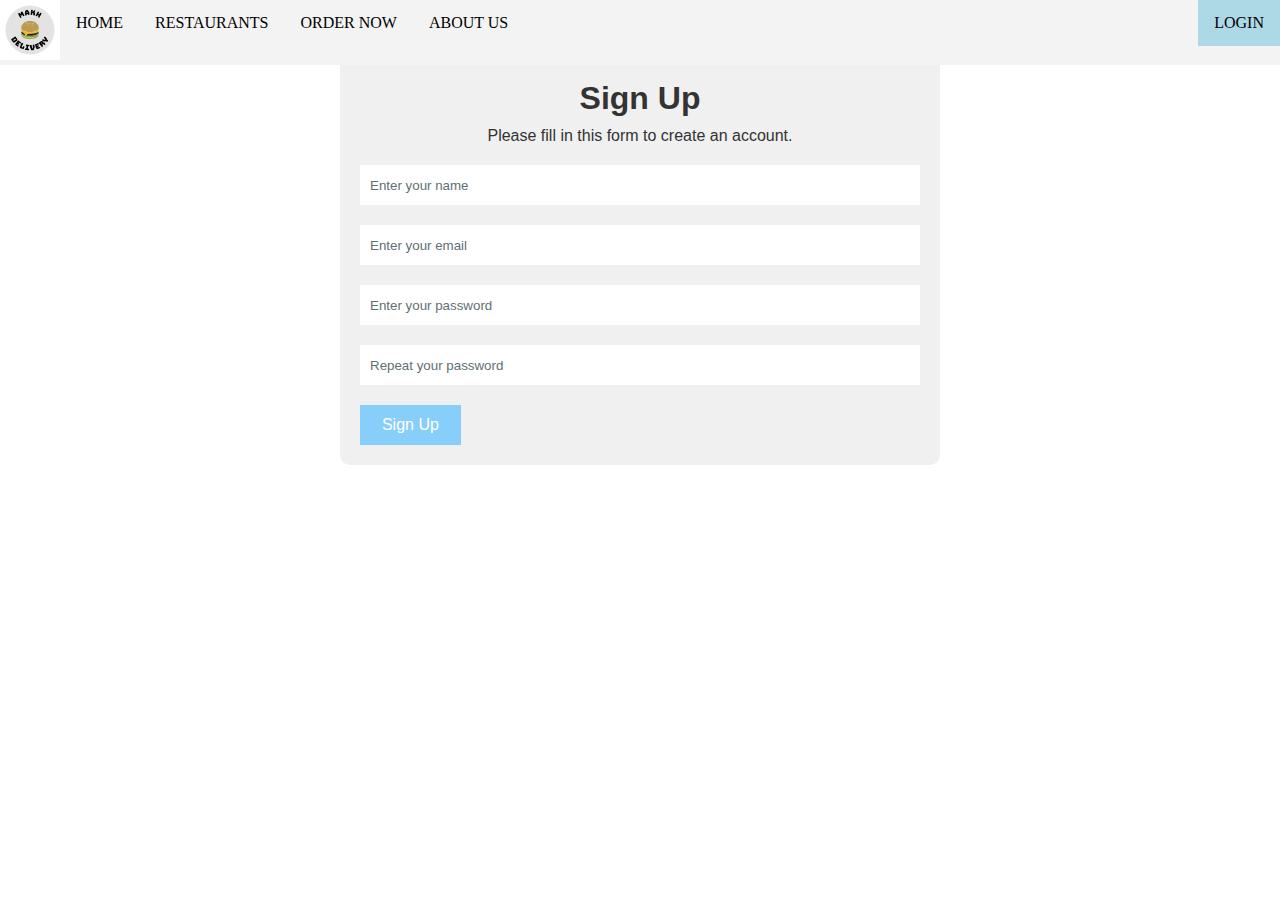
<file: MAKH/sign-up.html>
<!DOCTYPE html>
<html lang="en">
<head>
    <meta charset="UTF-8">
    <meta http-equiv="X-UA-Compatible" content="IE=edge">
    <meta name="viewport" content="width=device-width, initial-scale=1.0">
    <link rel="stylesheet" href="style.css">
    <title>MAKH Delivery</title><div class="navback">
</head>
<body>
    <header>
        
        <nav>
            <ul type="none" class="navbar">
                <li><img src="img/makh.png" id="logo" alt="error loading image"></li>
                <li><a  href="index.html">HOME</a></li>
                <li><a href="#restaurants">RESTAURANTS</a></li>
                <li><a href="#OrderNow">ORDER NOW</a></li>
                <li><a href="#AboutUs">ABOUT US</a></li>
                <li style="float:right"><a  class="active" href="login.html">LOGIN</a>
            </ul>
        </nav>
    </div>
    </header>
    
    <div class="sign-up">
        <h1>Sign Up</h1>
        <p>Please fill in this form to create an account.</p>
        <form action="/index.html" method="get">
            <div class="formsign">
                <label for="name"></label>
                <input type="text" id="name" name="name" placeholder="Enter your name" required>
            </div>
            <div class="formsign">
                <label for="email"></label>
                <input type="email" id="email" name="email" placeholder="Enter your email" required>
            </div>
            <div class="formsign">
                <label for="password"></label>
                <input type="password" id="password" name="password" placeholder="Enter your password" required>
            </div>
            <div class="formsign">
                <label for="confirm-password"></label>
                <input type="password" id="confirm-password" name="confirm-password" placeholder="Repeat your password" required>
            </div>
           
            <button type="submit" class="sign-up-btn">Sign Up</button>
        </form>
    </div>
</body>
</html>
</file>
<file: MAKH/style.css>
*{
    box-sizing: border-box;
    margin: 0;
    padding: 0;
}

/*Navigation Bar*/

#logo {
  width: 60px;
  height: 60px;
}

#cartimg {
  width: 30px;
  margin: auto;
  height: auto;
}

ul {
  position: fixed;
  height: 65px;
  top: 0;
  left: 0;
  right: 0;
  width: 100%;
  background-color: #f3f3f3;
  z-index: 2;
}

li {
  float: left;
  position: relative; /* Add this to set the parent element as the reference for the nested list */
}

li a {
  display: block;
  color: black;
  text-align: center;
  padding: 14px 16px;
  text-decoration: none;
}

li a:hover {
  background-color: lightblue;
}

.active {
  background-color: lightblue;
}
li ul {
  position: absolute;
  top: 100%;
  left: 0;
  display: none;
  z-index: 2;
  height: auto;
}

li:hover > ul {
  display: block;
}

li ul li {
  display: block;
  width: 100%;
  border-top: 1px solid black;
}

li ul li:first-child {
  border-top: none;
}

li ul li a {
  display: block;
  padding: 10px;
  color: #333;
  font-size: 16px;
  letter-spacing: 1px;
  text-decoration: none;
  transition: background-color 0.2s ease-in-out;
}

li ul li a:hover {
  background-color: lightblue;
}
  /*HOME PAGE*/

  .title{
    min-width: 100vw;
    min-height:100vh;
    display:flex;
    flex-wrap: wrap;
    align-items:center;
    justify-content: top;
    flex-direction:column;
    background-image:url('img/front.jpg');
    background-size: cover;
    background-repeat: no-repeat;
    opacity: 1px;
}
.title h1{
    font-family:'Trebuchet MS', 'Lucida Sans Unicode', 'Lucida Grande', 'Lucida Sans', Arial, sans-serif;
    padding-top: 60px;
    padding-left:15px;
    padding-right:15px;
    margin:10px;
    color:white;
    font-size:4rem;
}
.title h2{
    padding-bottom: 50px;
    padding-left:15px;
    padding-right:15px;
    font-size:3rem;
    color: cornflowerblue; 
}
.search-bar{
    width:100%;
    max-width: 600px;
    background-color:lightblue;
    display: flex;
    border-radius:60px;
    padding: 8px 10px;
}
.search-bar input[type="text"]{
    border-radius: 60px;
    background:lightblue;
    flex: 1;
    border:0;
    outline:none;
    padding: 28px 19px;
    font-size:20px;
    color:rgb(0, 0, 0);
   }
  ::placeholder{
    color:rgb(95, 112, 115);
  }

  .search-bar button img{
    width: 25px;
    padding-top: 2px;
}
.search-bar button{
    
     border: 0;
     border-radius: 50%;
     width: 60px;
     height:60px;
     background:lightblue;
     cursor: pointer;
}

/*Order Now page*/

.menu {
  width: 100vw;
  min-height:80vh;
  display:flex;
  flex-wrap: wrap;
  justify-content: space-between;
  font-family: Arial, sans-serif;
  background-color: #ccc;
  background-size:cover;
}
h2{
  padding: 50px;
}
.menuMain h2 {
  font-size: 36px;
  margin-bottom: 50px;
  text-align: center;
  width: 100%;
}
.menu-item {
  min-width: 200px;
  max-width: 450px;
  margin-bottom: 80px;
  background-color:  #f2f2f2;
  overflow: hidden;
  position: relative;
}

.menu-item img {
  width: 100%;
  height: 300px;
  object-fit: cover;
  transition: transform 0.5s ease;
}
.menu-item:hover img{
  cursor: pointer;
  transform:scale(1.2)
}
.item-details {
  padding: 20px;
  text-align: center;
}

.item-details h3 {
  font-size: 24px;
  margin-bottom: 10px;
}

.item-details p {
  font-size: 18px;
  margin-bottom: 10px;
}

.item-details input[type="number"] {
  width: 30%;
  padding: 5px;
  margin-right: 10px;
  text-align: center;
  border:black;
}
.add-to-cart {
  background-color: #333;
  color: #fff;
  border: none;
  padding: 10px 20px;
  font-size: 18px;
  cursor: pointer;
  transition: background-color 0.3s ease;
}

.add-to-cart:hover {
  background-color: lightblue;
}

  /*Restaurant/restaurant1 page*/

  #Restaurants {
    height: 80vh;
    width:100%;
    display: flex;
    align-items: center;
    justify-content: center;
    background-color: #f2f2f2;
  }
h2{

    align-items: center;
    text-align: center;
    font-size: 40px;
  }
  
  .restaurant {
    width: 100%;
    height: 530px;
    margin: 20px;
    background-color: #fff;
    box-shadow: 0 0 10px rgba(0, 0, 0, 0.2);
    overflow: hidden;
  }
  
  .restaurant img {
    width: 100%;
    height: 50%;
    object-fit: cover;
    transition: transform 0.5s ease;
  }
  .restaurant:hover img{
    cursor:pointer;
    transform: scale(1.2)
  }
  
  .restaurant-details {
    padding: 10px;
    text-align: center;
  }
  .restaurant-details h2 {
    font-size: 24px;
    margin-bottom: 10px;
  }
  .restaurant-details p {
    font-size: 16px;
    margin-bottom: 20px;
  }
  .visit-button {
    background-color: #333;
    color: #fff;
    padding: 10px 20px;
    font-size: 18px;
    text-decoration: none;
    display: inline-block;
    transition: background-color 0.3s ease;
  }
  
  .visit-button:hover {
    background-color: #555;
  }

/* restaurant 2 Featured dishes styles */
.featured-dishes {
	padding: 4rem 0;
	background-color: #f5f5f5;
}

.featured-dishes h2 {
	font-size: 2.5rem;
	margin-bottom: 2rem;
	text-align: center;
}

.dish {
	background-color: #ffffff;
	box-shadow: 0 0 10px rgba(0, 0, 0, 0.1);
	padding: 2rem;
	margin-bottom: 2rem;
	max-width: 600px;
	margin: 10px auto;
  overflow: hidden;
}

.dish img {
  width: 500px;
  height: 300px;
  border-radius: 10%;
  transition: transform 0.5s ease;
}
.dish:hover img{
  cursor: pointer;
  transform:scale(1.1);
}
.dish h3 {
	font-size: 2rem;
	margin-bottom: 1rem;
}

.dish p {
	font-size: 1.25rem;
	margin-bottom: 2rem;
}

.price {
	display: block;
	font-size: 1.5rem;
	font-weight: bold;
	margin-bottom: 2rem;
}

.add-to-cart-btn {
	background-color: #0077c0;
	color: #ffffff;
	padding: 1rem 2rem;
	font-size: 1.25rem;
	border: none;
	border-radius: 5px;
	cursor: pointer;
}

.add-to-cart-btn:hover {
	background-color: #005a8c;
}
.dish .quantity{
  width: 25%;
}
/*restaurant 3*/

.donut-container {
  display: flex;
  align-items: center;
  margin-bottom: 2rem;
}
.donut-img {
  width: 200px;
  height: 200px;
  border-radius: 50%;
  margin-right: 2rem;
  box-shadow: 0 0 10px rgba(0, 0, 0, 0.3);
}
.donut-details {
  font-size: 1.2rem;
}
.donut-name {
  margin: 0;
  font-size: 1.5rem;
  font-weight: bold;
}
.donut-price {
  margin: 0 0 0.5rem;
  font-size: 1.2rem;
  color: #ff6600;
}
.quantity-input {
  width: 4rem;
}
.add-to-cart {
  background-color: #ff6600;
  color: #fff;
  border: none;
  padding: 0.5rem 1rem;
  border-radius: 0.5rem;
  cursor: pointer;
  transition: background-color 0.3s ease;
}
.add-to-cart:hover {
  background-color: #e65c00;
}
/*about us/contact us */

.aboutUs {
  width: 80%;
  max-width: 800px;
  margin: 50px auto;
  font-family: Arial, sans-serif;
}

.aboutUs h1 {
  text-align: center;
  font-size: 36px;
  color: #333333;
}

.aboutUs p {
  padding: 20px;
  text-align: justify;
  font-size: 18px;
  color: #333333;
}

.forms {
  position: relative;
  margin: 20px 0;
}

label {
  position: relative;
  top: 50%;
  font-size: 16px;
  color: #333333;
}

input, textarea {
  width: 100%;
  height: 40px;
  border: none;
  outline: none;
  background-color: #f0f0f0;
  padding: 10px;
}

textarea {
  height: 120px;
}

.contact-btn {
  width: 100%;
  height: 40px;
  border: none;
  outline: none;
  background-color: rgb(39, 105, 127);
  color: #ffffff;
  font-size: 16px;
  cursor: pointer;
}
.contact-btn:hover {
  background-color:lightblue;
}

/*add to cart*/


  #cart {
    margin: 50px auto;
    max-width: 700px;
    text-align: center;
  }

  #cart h2 {
    font-size: 2.5rem;
    margin-bottom: 30px;
  }

  #cart-items {
    display: grid;
    grid-template-columns: 1fr;
    grid-gap: 20px;
    margin-bottom: 30px;
  }

  .cart-item {
    display: flex;
    justify-content: space-between;
    align-items: center;
    padding: 10px;
    border: 1px solid #ccc;
    border-radius: 5px;
  }

  .cart-item h3 {
    font-size: 1.5rem;
    margin: 0;
  }

  .cart-item p {
    font-size: 1.2rem;
    margin: 0;
  }

  #cart-total {
    font-size: 2rem;
  }

  #reset-cart {
    background-color: #ccc;
    border: none;
    border-radius: 5px;
    color: #000000;
    font-size: 1.2rem;
    padding: 10px 20px;
    cursor: pointer;
  }

  #reset-cart:hover {
    background-color: lightblue;
  }

/*Log in page*/

.account-type {
  display: flex;
  align-items: center;
  justify-content: center;
  height: 250px;
}

.account-type button {
  width: 150px;
  height: 70px; 
  border: none; 
  padding: 10px;
  border-radius: 80px; 
  color: black; 
  font-size: 24px;
  cursor: pointer; 
}

.account-type button:hover {
 background-color:lightblue ; 
}

.login-form {
 display: none;
 width: 400px; 
 margin: 0 auto; 
 padding: 20px;
 border: 1px solid #cccccc;
 border-radius :10px ;
}

.login-form h2 {
 text-align :center ;
}

.login-form label {
 display :block;
 margin-top :10px ;
}

.login-form input {
 display :block;
 width :100% ;
 height :40px ;
 border :1px solid #cccccc ;
 border-radius :5px ;
 padding :10px ;
}

.login-form button {
 display:block; 
 width: 100%;
 height: 40px;
 border:none;
 border-radius :10px ;
background-color:lightskyblue ;
color:white ;
font-size :24 px ;
cursor:pointer ;
}
.login-form button:hover{
  background-color:rgb(61, 61, 144);
}

.login-form p {
  padding: 10px;
text-align :center ;
margin-top :20 px ;
}

.login-form a {
text-decoration :none ;
color:blue ;
}

.login-form a:hover {
color:lightblue ;
}

/*signup*/

.sign-up {
  width: 80%;
  max-width: 600px;
  margin: 50px auto;
  background-color: #f0f0f0;
  padding: 20px;
  border-radius: 10px;
}

.sign-up h1 {
  text-align: center;
  font-family: Arial, sans-serif;
  font-size: 32px;
  color: #333333;
  padding:10px;
}

.sign-up p {
  text-align: center;
  font-family: Arial, sans-serif;
  font-size: 16px;
  color: #333333;
}

.formsign {
  position: relative;
  margin: 20px 0;
}

.sign-up label {
  position: absolute;
  top: 50%;
  left: 10px;
  transform: translateY(-50%);
  font-family: Arial, sans-serif;
  font-size: 16px;
  color: #333333;
  transition: all 0.3s ease-in-out;
}

.sign-up input {
  width: 100%;
  height: 40px;
  border: none;
  outline: none;
  background-color: #ffffff;
  padding: 10px;
}

.sign-up-btn {
  align-items: right;
  width: 18%;
  height: 40px;
  border: none;
  outline: none;
  background-color: lightskyblue;
  color: #ffffff;
  font-family: Arial, sans-serif;
  font-size: 16px;
  cursor: pointer;
}
.sign-up-btn:hover{
  color: blue;
}
</file>
